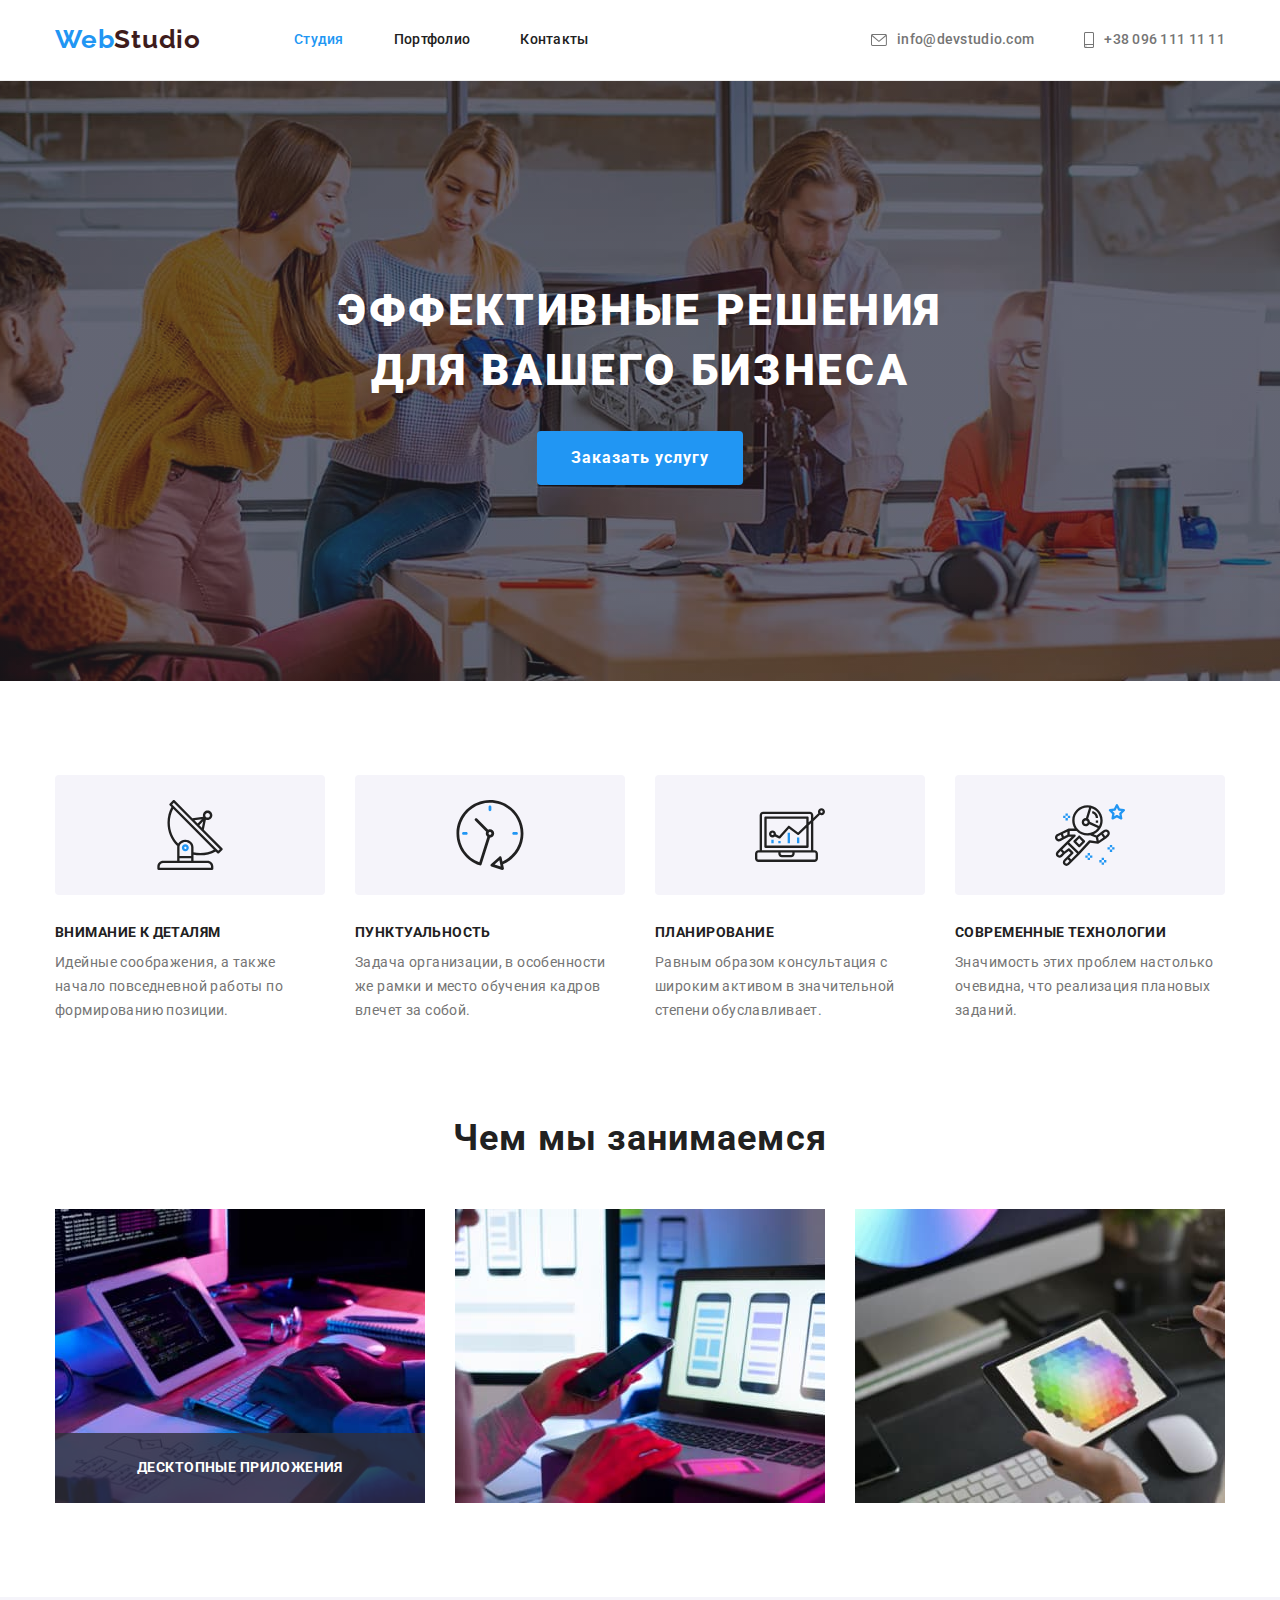
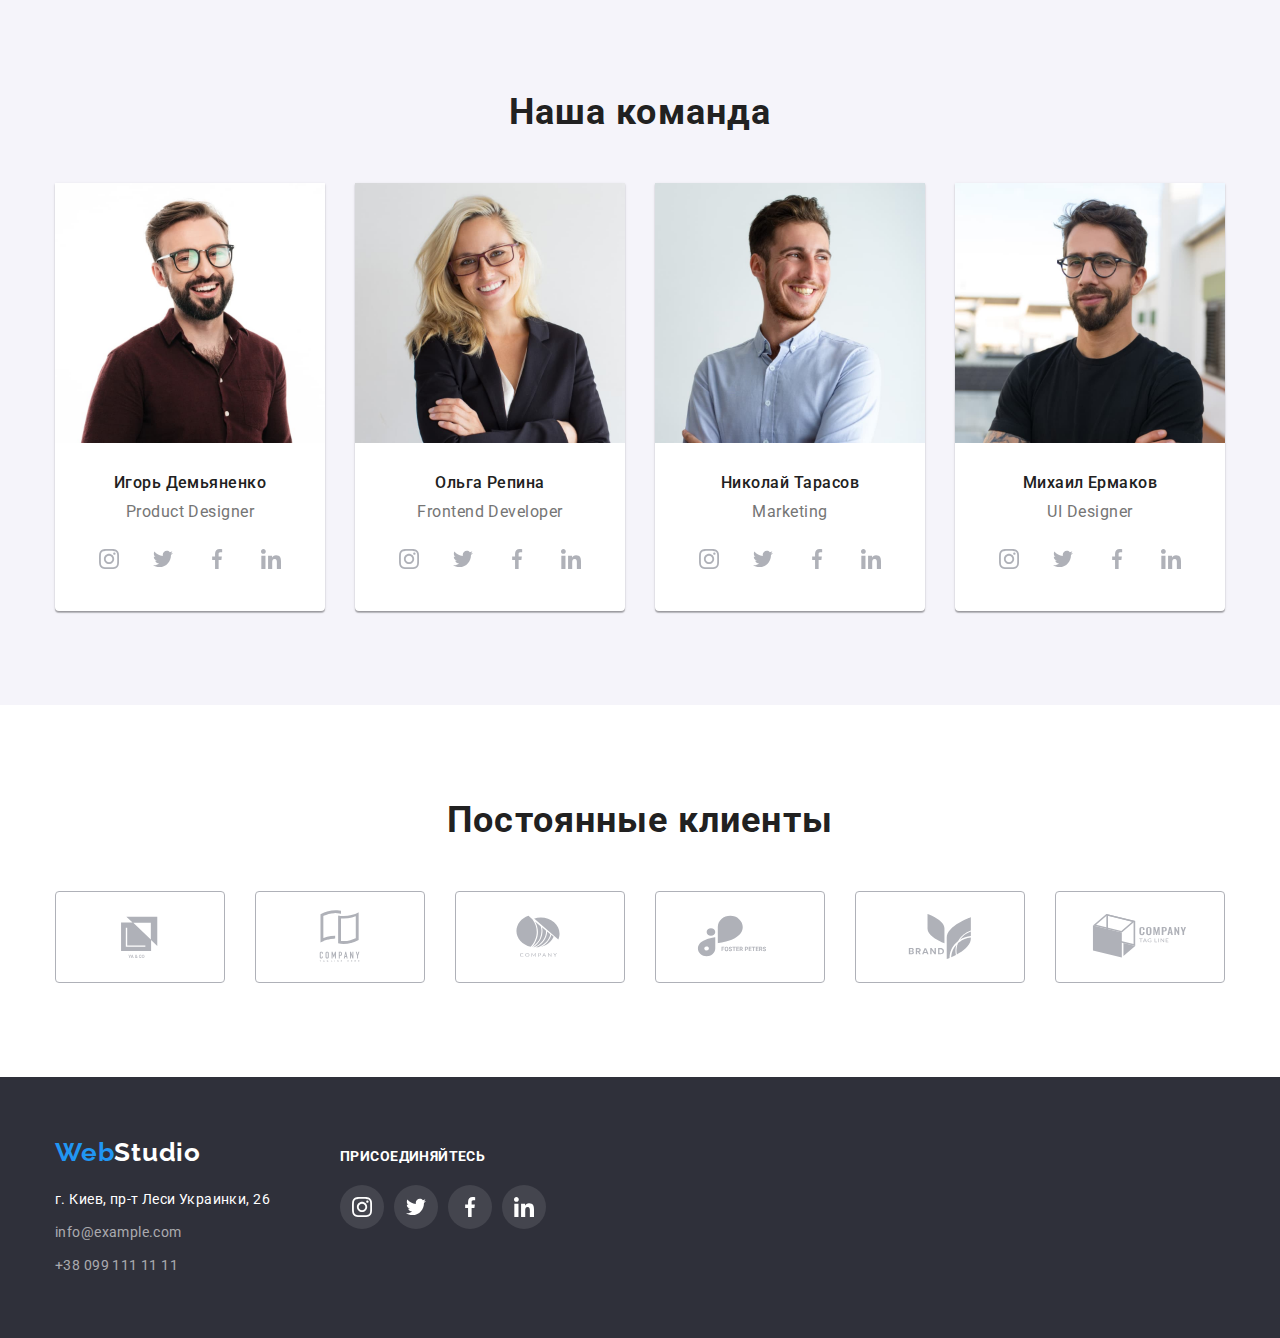
<file: index.html>
<!DOCTYPE html>
<html lang="ru">
  <head>
    <meta charset="UTF-8" />
    <meta http-equiv="X-UA-Compatible" content="IE=edge" />
    <meta name="viewport" content="width=device-width, initial-scale=1.0" />
    <title>Студия</title>
    <link rel="preconnect" href="https://fonts.googleapis.com" />
    <link rel="preconnect" href="https://fonts.gstatic.com" crossorigin />
    <link
      href="https://fonts.googleapis.com/css2?family=Raleway:wght@700&family=Roboto:wght@400;500;700;900&display=swap"
      rel="stylesheet"
    />
    <link
      rel="stylesheet"
      href="https://cdnjs.cloudflare.com/ajax/libs/modern-normalize/1.0.0/modern-normalize.min.css"
    />
    <link rel="stylesheet" href="./css/styles.css" />
  </head>
  <body>
    <header class="main-header">
      <div class="container header-container">
        <nav class="header-nav">
          <a class="logo" href="./index.html"
            ><span class="logo-web">Web</span>Studio</a
          >
          <ul class="nav-list">
            <li class="nav-list-item">
              <a class="nav-link current" href="./index.html">Студия</a>
            </li>
            <li class="nav-list-item">
              <a class="nav-link" href="./portfolio.html">Портфолио</a>
            </li>
            <li class="nav-list-item">
              <a class="nav-link" href="">Контакты</a>
            </li>
          </ul>
        </nav>
        <ul class="nav-contact-list">
          <li class="nav-contact-item">
            <a class="nav-contact-link" href="mailto:info@devstudio.com">
              <svg class="contact-list-icon" width="16px" height="12px">
                <use href="./images/sprite.svg#envelope"></use></svg
              >info@devstudio.com</a
            >
          </li>
          <li class="nav-contact-item">
            <a class="nav-contact-link" href="tel:+380961111111"
              ><svg class="contact-list-icon" width="10px" height="16px">
                <use href="./images/sprite.svg#smartphone"></use></svg
              >+38 096 111 11 11</a
            >
          </li>
        </ul>
      </div>
    </header>
    <main>
      <!-- hero section-->
      <section class="hero-section overlay">
        <div class="container">
          <h1 class="hero-title">Эффективные решения для вашего бизнеса</h1>
          <button class="hero-button" type="button">Заказать услугу</button>
        </div>
      </section>
      <!-- peculiarities -->
      <section class="section">
        <div class="container">
          <h2 class="visually-hidden">Особенности</h2>
          <ul class="peculiarities-list">
            <li class="peculiarities-list-item">
              <div class="peculiarities-list-icon-container">
                <svg class="peculiarities-list-icon">
                  <use href="./images/sprite.svg#antenna"></use>
                </svg>
              </div>

              <h3 class="peculiarities-title">Внимание к деталям</h3>
              <p class="peculiarities-text">
                Идейные соображения, а также начало повседневной работы по
                формированию позиции.
              </p>
            </li>
            <li class="peculiarities-list-item">
              <div class="peculiarities-list-icon-container">
                <svg class="peculiarities-list-icon">
                  <use href="./images/sprite.svg#clock"></use>
                </svg>
              </div>
              <h3 class="peculiarities-title">Пунктуальность</h3>
              <p class="peculiarities-text">
                Задача организации, в особенности же рамки и место обучения
                кадров влечет за собой.
              </p>
            </li>
            <li class="peculiarities-list-item">
              <div class="peculiarities-list-icon-container">
                <svg class="peculiarities-list-icon">
                  <use href="./images/sprite.svg#diagram"></use>
                </svg>
              </div>
              <h3 class="peculiarities-title">Планирование</h3>
              <p class="peculiarities-text">
                Равным образом консультация с широким активом в значительной
                степени обуславливает.
              </p>
            </li>
            <li class="peculiarities-list-item">
              <div class="peculiarities-list-icon-container">
                <svg class="peculiarities-list-icon">
                  <use href="./images/sprite.svg#astronaut"></use>
                </svg>
              </div>
              <h3 class="peculiarities-title">Современные технологии</h3>
              <p class="peculiarities-text">
                Значимость этих проблем настолько очевидна, что реализация
                плановых заданий.
              </p>
            </li>
          </ul>
        </div>
      </section>
      <!-- what we do -->
      <section class="occupation-section section">
        <div class="container">
          <h2 class="section-title">Чем мы занимаемся</h2>
          <ul class="occupation-list">
            <li class="occupation-list-item">
              <div class="occupation-list-container">
                <img
                  src="./images/img1.jpg"
                  alt="руки печатают код"
                  width="370"
                  height="294"
                />
                <p class="occupation-list-text">Десктопные приложения</p>
              </div>
            </li>
            <li class="occupation-list-item">
              <img
                src="./images/img2.jpg"
                alt="выбор макета для адаптивного сайта"
                width="370"
                height="294"
              />
            </li>
            <li class="occupation-list-item">
              <img
                src="./images/img3.jpg"
                alt="цветовая палитра на планшете"
                width="370"
                height="294"
              />
            </li>
          </ul>
        </div>
      </section>
      <!-- our team -->
      <section class="team-section section">
        <div class="container">
          <h2 class="section-title">Наша команда</h2>
          <ul class="team-list">
            <li class="team-item">
              <img
                src="./images/person1.jpg"
                alt="мужчина в очках широко улыбается"
                width="270"
                height="260"
              />
              <div class="team-item-text-container">
                <h3 class="team-title">Игорь Демьяненко</h3>
                <p class="team-text">Product Designer</p>
                <ul class="social-links-list">
                  <li class="social-links-list-item">
                    <a class="social-links-list-link" href="">
                      <svg class="team-social-list-icon" width="20" height="20">
                        <use href="./images/sprite.svg#instagram"></use>
                      </svg>
                    </a>
                  </li>
                  <li class="social-links-list-item">
                    <a class="social-links-list-link" href=""
                      ><svg
                        class="team-social-list-icon"
                        width="20"
                        height="20"
                      >
                        <use href="./images/sprite.svg#twitter"></use></svg
                    ></a>
                  </li>
                  <li class="social-links-list-item">
                    <a class="social-links-list-link" href=""
                      ><svg
                        class="team-social-list-icon"
                        width="20"
                        height="20"
                      >
                        <use href="./images/sprite.svg#facebook"></use></svg
                    ></a>
                  </li>
                  <li class="social-links-list-item">
                    <a class="social-links-list-link" href=""
                      ><svg
                        class="team-social-list-icon"
                        width="20"
                        height="20"
                      >
                        <use href="./images/sprite.svg#linkedin"></use></svg
                    ></a>
                  </li>
                </ul>
              </div>
            </li>
            <li class="team-item">
              <img
                src="./images/person2.jpg"
                alt="женщина в очках широко улыбается"
                width="270"
                height="260"
              />
              <div class="team-item-text-container">
                <h3 class="team-title">Ольга Репина</h3>
                <p class="team-text">Frontend Developer</p>
                <ul class="social-links-list">
                  <li class="social-links-list-item">
                    <a class="social-links-list-link" href="">
                      <svg class="team-social-list-icon" width="20" height="20">
                        <use href="./images/sprite.svg#instagram"></use>
                      </svg>
                    </a>
                  </li>
                  <li class="social-links-list-item">
                    <a class="social-links-list-link" href=""
                      ><svg
                        class="team-social-list-icon"
                        width="20"
                        height="20"
                      >
                        <use href="./images/sprite.svg#twitter"></use></svg
                    ></a>
                  </li>
                  <li class="social-links-list-item">
                    <a class="social-links-list-link" href=""
                      ><svg
                        class="team-social-list-icon"
                        width="20"
                        height="20"
                      >
                        <use href="./images/sprite.svg#facebook"></use></svg
                    ></a>
                  </li>
                  <li class="social-links-list-item">
                    <a class="social-links-list-link" href=""
                      ><svg
                        class="team-social-list-icon"
                        width="20"
                        height="20"
                      >
                        <use href="./images/sprite.svg#linkedin"></use></svg
                    ></a>
                  </li>
                </ul>
              </div>
            </li>
            <li class="team-item">
              <img
                src="./images/person3.jpg"
                alt="мужчина широко улыбается"
                width="270"
                height="260"
              />
              <div class="team-item-text-container">
                <h3 class="team-title">Николай Тарасов</h3>
                <p class="team-text">Marketing</p>
                <ul class="social-links-list">
                  <li class="social-links-list-item">
                    <a class="social-links-list-link" href="">
                      <svg class="team-social-list-icon" width="20" height="20">
                        <use href="./images/sprite.svg#instagram"></use>
                      </svg>
                    </a>
                  </li>
                  <li class="social-links-list-item">
                    <a class="social-links-list-link" href=""
                      ><svg
                        class="team-social-list-icon"
                        width="20"
                        height="20"
                      >
                        <use href="./images/sprite.svg#twitter"></use></svg
                    ></a>
                  </li>
                  <li class="social-links-list-item">
                    <a class="social-links-list-link" href=""
                      ><svg
                        class="team-social-list-icon"
                        width="20"
                        height="20"
                      >
                        <use href="./images/sprite.svg#facebook"></use></svg
                    ></a>
                  </li>
                  <li class="social-links-list-item">
                    <a class="social-links-list-link" href=""
                      ><svg
                        class="team-social-list-icon"
                        width="20"
                        height="20"
                      >
                        <use href="./images/sprite.svg#linkedin"></use></svg
                    ></a>
                  </li>
                </ul>
              </div>
            </li>
            <li class="team-item">
              <img
                src="./images/person4.jpg"
                alt="мужчина в очках улыбается"
                width="270"
                height="260"
              />
              <div class="team-item-text-container">
                <h3 class="team-title">Михаил Ермаков</h3>
                <p class="team-text">UI Designer</p>
                <ul class="social-links-list">
                  <li class="social-links-list-item">
                    <a class="social-links-list-link" href="">
                      <svg class="team-social-list-icon" width="20" height="20">
                        <use href="./images/sprite.svg#instagram"></use>
                      </svg>
                    </a>
                  </li>
                  <li class="social-links-list-item">
                    <a class="social-links-list-link" href=""
                      ><svg
                        class="team-social-list-icon"
                        width="20"
                        height="20"
                      >
                        <use href="./images/sprite.svg#twitter"></use></svg
                    ></a>
                  </li>
                  <li class="social-links-list-item">
                    <a class="social-links-list-link" href=""
                      ><svg
                        class="team-social-list-icon"
                        width="20"
                        height="20"
                      >
                        <use href="./images/sprite.svg#facebook"></use></svg
                    ></a>
                  </li>
                  <li class="social-links-list-item">
                    <a class="social-links-list-link" href=""
                      ><svg
                        class="team-social-list-icon"
                        width="20"
                        height="20"
                      >
                        <use href="./images/sprite.svg#linkedin"></use></svg
                    ></a>
                  </li>
                </ul>
              </div>
            </li>
          </ul>
        </div>
      </section>
      <!-- clients -->
      <section class="section">
        <div class="container">
          <h2 class="section-title">Постоянные клиенты</h2>
          <ul class="clients-list">
            <li class="clients-list-item">
              <a class="clients-list-link" href=""
                ><svg
                  class="client-logo"
                  width="106"
                  height="60"
                  viewBox="0 0 100 50"
                >
                  <use href="./images/sprite.svg#client-logo1"></use></svg
              ></a>
            </li>
            <li class="clients-list-item">
              <a class="clients-list-link" href=""
                ><svg class="client-logo" width="106" height="60">
                  <use href="./images/sprite.svg#client-logo2"></use></svg
              ></a>
            </li>
            <li class="clients-list-item">
              <a class="clients-list-link" href=""
                ><svg class="client-logo" width="106" height="60">
                  <use href="./images/sprite.svg#client-logo3"></use></svg
              ></a>
            </li>
            <li class="clients-list-item">
              <a class="clients-list-link" href=""
                ><svg class="client-logo" width="106" height="60">
                  <use href="./images/sprite.svg#client-logo4"></use></svg
              ></a>
            </li>
            <li class="clients-list-item">
              <a class="clients-list-link" href=""
                ><svg class="client-logo" width="106" height="60">
                  <use href="./images/sprite.svg#client-logo5"></use></svg
              ></a>
            </li>
            <li class="clients-list-item">
              <a class="clients-list-link" href=""
                ><svg class="client-logo" width="106" height="60">
                  <use href="./images/sprite.svg#client-logo6"></use></svg
              ></a>
            </li>
          </ul>
        </div>
      </section>
    </main>
    <footer class="footer">
      <div class="container container-flex">
        <div class="footer-left-side">
          <a class="logo logo-footer" href="./index.html"
            ><span class="logo-web">Web</span
            ><span class="logo-studio">Studio</span>
          </a>
          <!-- logo-footer margin bottom 20 не работает. Как отодвинуть адрес от строчного элемента-ссылки? display block? -->
          <address class="footer-address">
            <ul class="footer-address-list">
              <li class="footer-address-item">
                <a
                  class="footer-contact post-address"
                  href="https://goo.gl/maps/yZt3j3XsbeH96AAz7"
                  target="_blank"
                  rel="noopener noreferrer"
                  >г. Киев, пр-т Леси Украинки, 26</a
                >
              </li>
              <li class="footer-address-item">
                <a class="footer-contact" href="mailto:info@example.com"
                  >info@example.com</a
                >
              </li>
              <li class="footer-address-item">
                <a class="footer-contact" href="tel:+380991111111"
                  >+38 099 111 11 11</a
                >
              </li>
            </ul>
          </address>
        </div>
        <div class="footer-right-side">
          <h2 class="footer-title">присоединяйтесь</h2>
          <ul class="social-links-list">
            <li class="social-links-list-item">
              <a class="social-links-list-link footer-social-link" href="">
                <svg class="footer-social-link-icon" width="20" height="20">
                  <use href="./images/sprite.svg#instagram"></use>
                </svg>
              </a>
            </li>
            <li class="social-links-list-item">
              <a class="social-links-list-link footer-social-link" href="">
                <svg class="footer-social-link-icon" width="20" height="20">
                  <use href="./images/sprite.svg#twitter"></use>
                </svg>
              </a>
            </li>
            <li class="social-links-list-item">
              <a class="social-links-list-link footer-social-link" href="">
                <svg class="footer-social-link-icon" width="20" height="20">
                  <use href="./images/sprite.svg#facebook"></use>
                </svg>
              </a>
            </li>
            <li class="social-links-list-item">
              <a class="social-links-list-link footer-social-link" href="">
                <svg class="footer-social-link-icon" width="20" height="20">
                  <use href="./images/sprite.svg#linkedin"></use>
                </svg>
              </a>
            </li>
          </ul>
        </div>
      </div>
    </footer>
  </body>
</html>
</file>
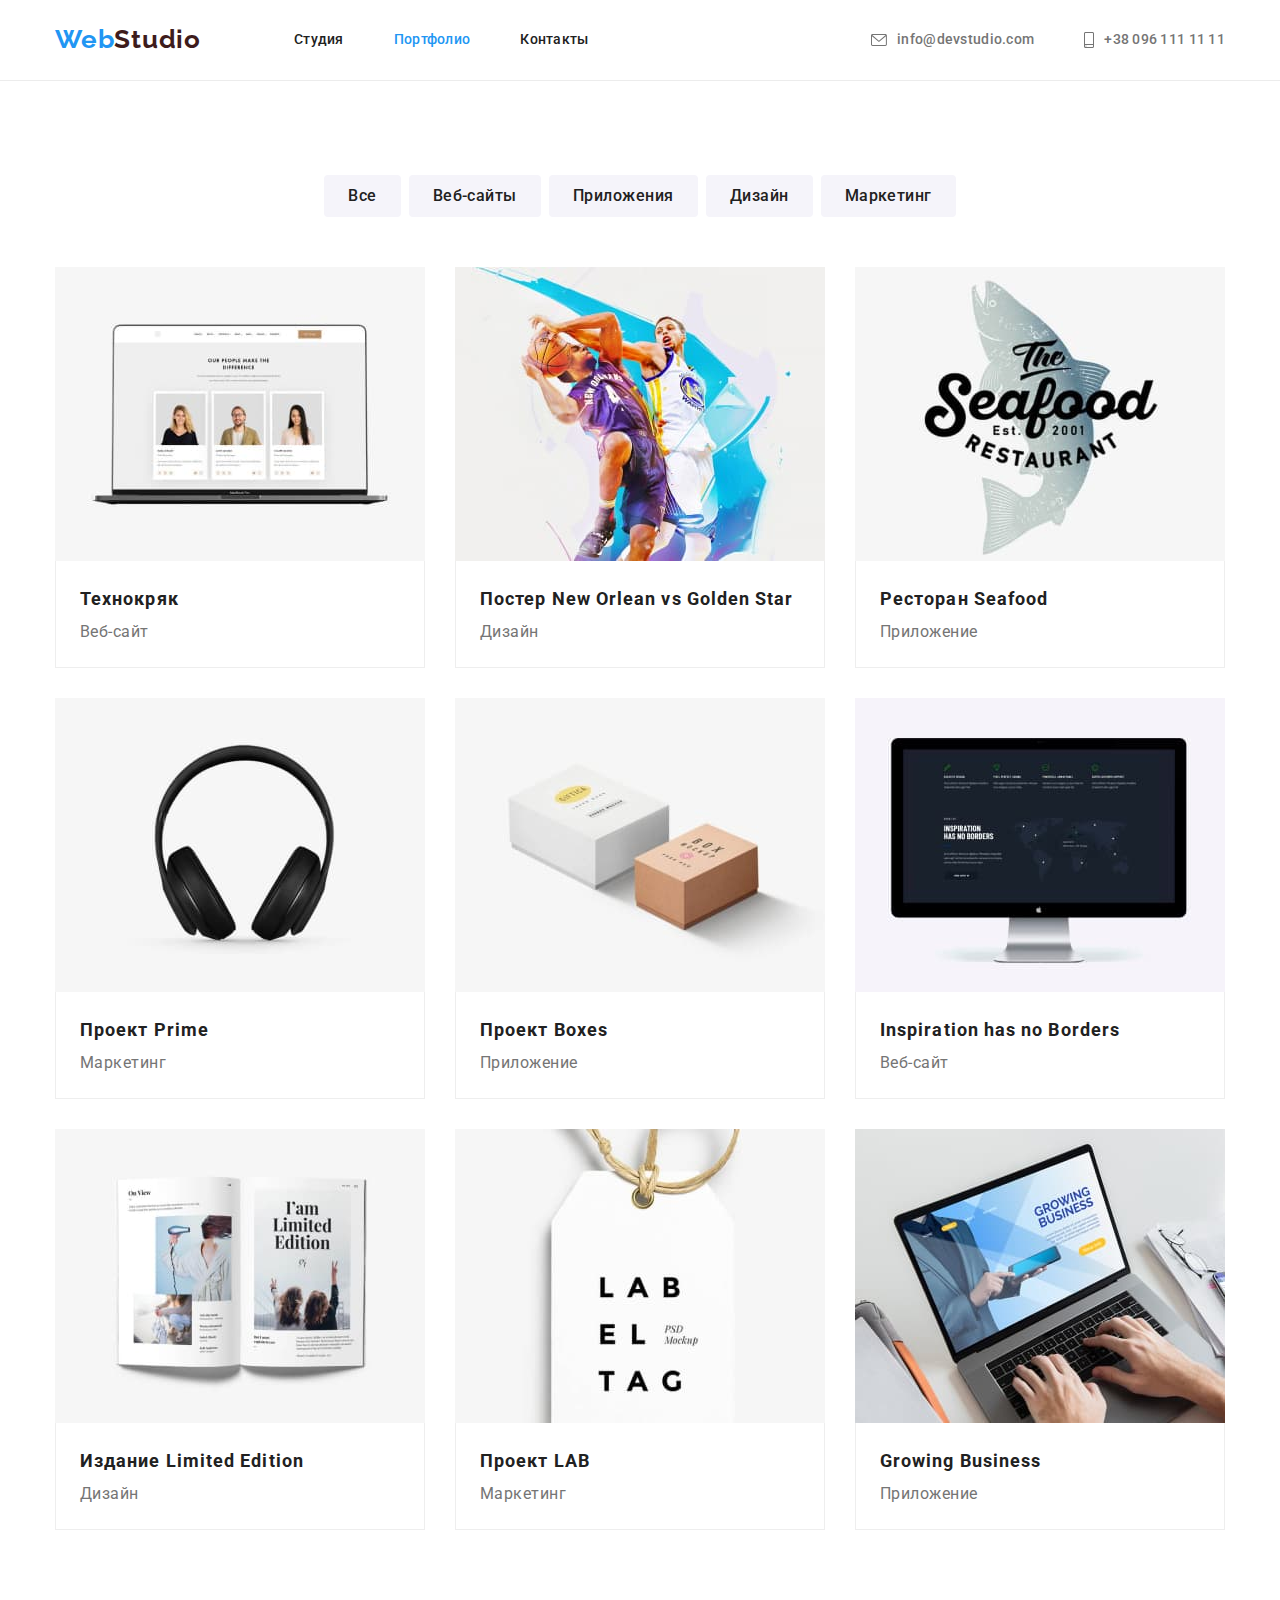
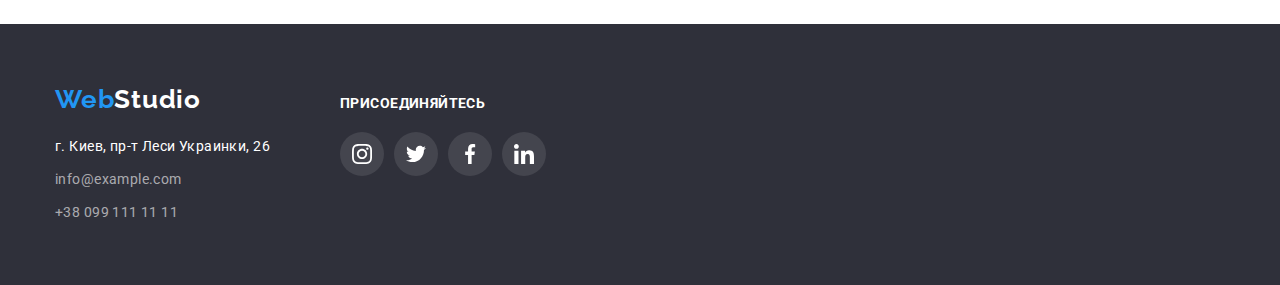
<file: portfolio.html>
<!DOCTYPE html>
<html lang="ru">
  <head>
    <meta charset="UTF-8" />
    <meta http-equiv="X-UA-Compatible" content="IE=edge" />
    <meta name="viewport" content="width=device-width, initial-scale=1.0" />
    <title>Студия</title>
    <link rel="preconnect" href="https://fonts.googleapis.com" />
    <link rel="preconnect" href="https://fonts.gstatic.com" crossorigin />
    <link
      href="https://fonts.googleapis.com/css2?family=Raleway:wght@700&family=Roboto:wght@400;500;700;900&display=swap"
      rel="stylesheet"
    />
    <link
      rel="stylesheet"
      href="https://cdnjs.cloudflare.com/ajax/libs/modern-normalize/1.0.0/modern-normalize.min.css"
    />
    <link rel="stylesheet" href="./css/styles.css" />
  </head>
  <body>
    <header class="main-header">
      <div class="container header-container">
        <nav class="header-nav">
          <a class="logo" href="./index.html"
            ><span class="logo-web">Web</span>Studio</a
          >
          <ul class="nav-list">
            <li class="nav-list-item">
              <a class="nav-link" href="./index.html">Студия</a>
            </li>
            <li class="nav-list-item">
              <a class="nav-link current" href="./portfolio.html">Портфолио</a>
            </li>
            <li class="nav-list-item">
              <a class="nav-link" href="">Контакты</a>
            </li>
          </ul>
        </nav>
        <ul class="nav-contact-list">
          <li class="nav-contact-item">
            <a class="nav-contact-link" href="mailto:info@devstudio.com">
              <svg class="contact-list-icon" width="16px" height="12px">
                <use href="./images/sprite.svg#envelope"></use></svg
              >info@devstudio.com</a
            >
          </li>
          <li class="nav-contact-item">
            <a class="nav-contact-link" href="tel:+380961111111"
              ><svg class="contact-list-icon" width="10px" height="16px">
                <use href="./images/sprite.svg#smartphone"></use></svg
              >+38 096 111 11 11</a
            >
          </li>
        </ul>
      </div>
    </header>
    <main>
      <section class="section">
        <div class="container">
          <h1 class="visually-hidden">Наши работы</h1>
          <ul class="filter-button-list">
            <li class="filter-button-item">
              <button class="filter-button" type="button">Все</button>
            </li>
            <li class="filter-button-item">
              <button class="filter-button" type="button">Веб-сайты</button>
            </li>
            <li class="filter-button-item">
              <button class="filter-button" type="button">Приложения</button>
            </li>
            <li class="filter-button-item">
              <button class="filter-button" type="button">Дизайн</button>
            </li>
            <li class="filter-button-item">
              <button class="filter-button" type="button">Маркетинг</button>
            </li>
          </ul>
          <ul class="portfolio-list">
            <li class="portfolio-item">
              <a class="portfolio-link" href=""
                ><img
                  src="./images/portfolio1.jpg"
                  alt="лаптоп"
                  width="370"
                  height="294"
                />
                <div class="portfolio-item-text-container">
                  <h2 class="portfolio-title">Технокряк</h2>
                  <p class="portfolio-text">Веб-сайт</p>
                </div></a
              >
            </li>
            <li class="portfolio-item">
              <a class="portfolio-link" href=""
                ><img
                  src="./images/portfolio2.jpg"
                  alt="баскетболисты"
                  width="370"
                  height="294"
                />
                <div class="portfolio-item-text-container">
                  <h2 class="portfolio-title">
                    Постер New Orlean vs Golden Star
                  </h2>
                  <p class="portfolio-text">Дизайн</p>
                </div></a
              >
            </li>
            <li class="portfolio-item">
              <a class="portfolio-link" href=""
                ><img
                  src="./images/portfolio3.jpg"
                  alt="логотип ресторана"
                  width="370"
                  height="294"
                />
                <div class="portfolio-item-text-container">
                  <h2 class="portfolio-title">Ресторан Seafood</h2>
                  <p class="portfolio-text">Приложение</p>
                </div></a
              >
            </li>
            <li class="portfolio-item">
              <a class="portfolio-link" href=""
                ><img
                  src="./images/portfolio4.jpg"
                  alt="наушники"
                  width="370"
                  height="294"
                />
                <div class="portfolio-item-text-container">
                  <h2 class="portfolio-title">Проект Prime</h2>
                  <p class="portfolio-text">Маркетинг</p>
                </div></a
              >
            </li>
            <li class="portfolio-item">
              <a class="portfolio-link" href=""
                ><img
                  src="./images/portfolio5.jpg"
                  alt="белая и бежевая коробки"
                  width="370"
                  height="294"
                />
                <div class="portfolio-item-text-container">
                  <h2 class="portfolio-title">Проект Boxes</h2>
                  <p class="portfolio-text">Приложение</p>
                </div></a
              >
            </li>
            <li class="portfolio-item">
              <a class="portfolio-link" href=""
                ><img
                  src="./images/portfolio6.jpg"
                  alt="монитор"
                  width="370"
                  height="294"
                />
                <div class="portfolio-item-text-container">
                  <h2 class="portfolio-title">Inspiration has no Borders</h2>
                  <p class="portfolio-text">Веб-сайт</p>
                </div></a
              >
            </li>
            <li class="portfolio-item">
              <a class="portfolio-link" href=""
                ><img
                  src="./images/portfolio7.jpg"
                  alt="журнал"
                  width="370"
                  height="294"
                />
                <div class="portfolio-item-text-container">
                  <h2 class="portfolio-title">Издание Limited Edition</h2>
                  <p class="portfolio-text">Дизайн</p>
                </div></a
              >
            </li>
            <li class="portfolio-item">
              <a class="portfolio-link" href=""
                ><img
                  src="./images/portfolio8.jpg"
                  alt="этикетка"
                  width="370"
                  height="294"
                />
                <div class="portfolio-item-text-container">
                  <h2 class="portfolio-title">Проект LAB</h2>
                  <p class="portfolio-text">Маркетинг</p>
                </div></a
              >
            </li>
            <li class="portfolio-item">
              <a class="portfolio-link" href="">
                <img
                  src="./images/portfolio9.jpg"
                  alt="руки на клавиатуре лаптопа"
                  width="370"
                  height="294"
                />
                <div class="portfolio-item-text-container">
                  <h2 class="portfolio-title">Growing Business</h2>
                  <p class="portfolio-text">Приложение</p>
                </div></a
              >
            </li>
          </ul>
        </div>
      </section>
    </main>
    <footer class="footer">
      <div class="container container-flex">
        <div class="footer-left-side">
          <a class="logo logo-footer" href="./index.html"
            ><span class="logo-web">Web</span
            ><span class="logo-studio">Studio</span>
          </a>
          <!-- logo-footer margin bottom 20 не работает. Как отодвинуть адрес от строчного элемента-ссылки? display block? -->
          <address class="footer-address">
            <ul class="footer-address-list">
              <li class="footer-address-item">
                <a
                  class="footer-contact post-address"
                  href="https://goo.gl/maps/yZt3j3XsbeH96AAz7"
                  target="_blank"
                  rel="noopener noreferrer"
                  >г. Киев, пр-т Леси Украинки, 26</a
                >
              </li>
              <li class="footer-address-item">
                <a class="footer-contact" href="mailto:info@example.com"
                  >info@example.com</a
                >
              </li>
              <li class="footer-address-item">
                <a class="footer-contact" href="tel:+380991111111"
                  >+38 099 111 11 11</a
                >
              </li>
            </ul>
          </address>
        </div>
        <div class="footer-right-side">
          <h2 class="footer-title">присоединяйтесь</h2>
          <ul class="social-links-list">
            <li class="social-links-list-item">
              <a class="social-links-list-link footer-social-link" href="">
                <svg class="footer-social-link-icon" width="20" height="20">
                  <use href="./images/sprite.svg#instagram"></use>
                </svg>
              </a>
            </li>
            <li class="social-links-list-item">
              <a class="social-links-list-link footer-social-link" href="">
                <svg class="footer-social-link-icon" width="20" height="20">
                  <use href="./images/sprite.svg#twitter"></use>
                </svg>
              </a>
            </li>
            <li class="social-links-list-item">
              <a class="social-links-list-link footer-social-link" href="">
                <svg class="footer-social-link-icon" width="20" height="20">
                  <use href="./images/sprite.svg#facebook"></use>
                </svg>
              </a>
            </li>
            <li class="social-links-list-item">
              <a class="social-links-list-link footer-social-link" href="">
                <svg class="footer-social-link-icon" width="20" height="20">
                  <use href="./images/sprite.svg#linkedin"></use>
                </svg>
              </a>
            </li>
          </ul>
        </div>
      </div>
    </footer>
  </body>
</html>
</file>
<file: css/styles.css>
/*  logo-studio in header: #000000;
    hero-section and footer bg: #2F303A; 
    section our team bg: #F5F4FA;
    footer mail and tel color: rgba(255, 255, 255, 0.6);
    ?strange line between header and hero section with color #ECECEC
*/
:root {
    --primary-color: #757575; /*MAIN COLOR nav-address, text*/
    --secondary-color: #212121; /*nav-link, section titles*/
    --accent-color: #2196F3; /*accent*/
    --bg-color: #FFFFFF; /*bg, hero-title, team-item, footer post address, logo-studio in footer*/
}

body {
    font-family: 'Roboto', sans-serif;
    color: var(--primary-color);
    background-color: var(--bg-color);
}
ul {
    padding: 0;
    margin: 0;
    list-style: none;
}
h1,
h2,
h3,
h4,
h5,
h6,
p {
  margin: 0;
}
img {
    max-width: 100%;
    height: auto;
    display: block;
}

.container {
    width: 1200px;
    padding-left: 15px;
    padding-right: 15px;
    margin: 0 auto;
}
.section {
    padding-top: 94px;
    padding-bottom: 94px;
}
.visually-hidden {
    position: absolute; 
    width: 1px; 
    height: 1px; 
    margin: -1px; 
    border: 0; 
    padding: 0; 
    white-space: nowrap; 
    clip-path: inset(100%); 
    clip: rect(0 0 0 0); 
    overflow: hidden;
}


/*========HEADER========*/
.main-header {
    border-bottom: 1px solid #ECECEC;
}
.header-container,
.header-nav {
    display: flex;
    align-items: center;
}

.logo {
    text-decoration: none;
    font-family: 'Raleway', sans-serif;
    font-weight: 700;
    font-size: 26px;
    line-height: 1.2;
    letter-spacing: 0.03em;
    color: #3e1c1c;
}
.logo-web {
    color: var(--accent-color);
}

.nav-list {
    display: flex;
    margin-left: 93px;
}
.nav-list-item + .nav-list-item {
    margin-left: 50px;
}
.nav-link {
    padding: 32px 0;
    display: block;
    text-decoration: none;
    font-weight: 500;
    font-size: 14px;
    line-height: 1.14;
    letter-spacing: 0.02em;   
    color: var(--secondary-color);
}
.nav-link:hover,
.nav-link:focus {
    color: var(--accent-color);
}
.nav-link.current {
    color: var(--accent-color);
}

.nav-contact-list {
    display: flex;
    margin-left: auto;
}
.nav-contact-item:not(:last-child) {
    margin-right: 50px;
}
.nav-contact-link {
    display: flex;
    align-items: center;
    text-decoration: none;
    font-weight: 500;
    font-size: 14px;
    line-height: 1.14;
    letter-spacing: 0.02em;
    color: var(--primary-color);
}
.nav-contact-link:hover,
.nav-contact-link:focus {
    color: var(--accent-color)
}
.contact-list-icon {
    margin-right: 10px;
    fill: #757575;
}
.nav-contact-link:hover .contact-list-icon,
.nav-contact-link:focus .contact-list-icon {
    fill: var(--accent-color);
}



/*=======HERO SECTION=======*/
.hero-section {
    padding-top: 200px;
    padding-bottom: 200px;
    background-color: #2F303A;   
    text-align: center;
}
.overlay {
    max-width: 1600px;
    height: 600px;
    margin: 0 auto;
    background-image: linear-gradient(rgba(47, 48, 58, 0.4),rgba(47, 48, 58, 0.4)), url(../images/hero-bg.jpg);
    background-repeat: no-repeat;
    background-size: cover;
    background-position: center;
}
.hero-title {
    margin: 0 auto 30px auto;
    width: 696px;
    font-weight: 900;
    font-size: 44px;
    line-height: 1.36;
    letter-spacing: 0.06em; 
    text-transform: uppercase;
    color: var(--bg-color);
}
.hero-button {
    padding: 10px 32px;
    font-weight: 700;
    font-size: 16px;
    line-height: 1.88;
    letter-spacing: 0.06em;
    color: var(--bg-color);
    background-color: var(--accent-color);
    cursor: pointer;
    border-color: transparent;
    border-radius: 4px;
}
.hero-button:hover,
.hero-button:focus {
    background-color: #188CE8;
}

/*=======PECULIARITIES SECTION=======*/
.peculiarities-list {
    display: flex;
    flex-wrap: wrap;
}
.peculiarities-list-item {
    width: 270px;
}
.peculiarities-list-item:not(:nth-child(4n)) {
    margin-right: 30px;
}
.peculiarities-list-icon-container {
    display: flex;
    align-items: center;
    justify-content: center;
    width: 270px;
    height: 120px;
    margin-bottom: 30px;
    background: #F5F4FA;
    border-radius: 4px;
}
.peculiarities-list-icon {
    width: 70px;
    height: 70px;
}
.peculiarities-title {
    margin-bottom: 10px; 
    font-weight: 700;
    font-size: 14px;
    line-height: 1.14;
    letter-spacing: 0.03em;
    text-transform: uppercase;
    color: var(--secondary-color);
}
.peculiarities-text {
    font-size: 14px;
    line-height: 1.71;
    letter-spacing: 0.03em;
}

/*=======WHAT WE DO SECTION=======*/
.occupation-section {
    padding-top: 0;
}
.section-title {
    margin-bottom: 50px;
    font-weight: 700;
    font-size: 36px;
    line-height: 1.17;
    letter-spacing: 0.03em;
    text-align: center;
    color: var(--secondary-color);
}
.occupation-list {
    display: flex;  
}
.occupation-list-item:not(:last-child) {
    margin-right: 30px;
}
.occupation-list-container {
    position: relative;
}
.occupation-list-text {
    position: absolute;
    bottom: 0; 
    width: 100%;
    padding-top: 27px;
    padding-bottom: 27px;
    font-weight: 700;
    font-size: 14px;
    line-height: 1.14;
    text-align: center;
    letter-spacing: 0.03em;
    text-transform: uppercase;
    color: var(--bg-color);
    background-color: rgba(47, 48, 58, 0.8); 
    }
/*=======OUR TEAM SECTION=======*/
.team-section {
    background-color: #F5F4FA;
}
.team-list {
    display: flex;
}
.team-item {
    background-color: var(--bg-color);
    border-radius: 0px 0px 4px 4px;
    box-shadow: 0px 1px 3px rgba(0, 0, 0, 0.12), 0px 1px 1px rgba(0, 0, 0, 0.14), 0px 2px 1px rgba(0, 0, 0, 0.2);
}
.team-item:not(:nth-child(4n)) {
    margin-right: 30px;
  }
.team-item-text-container {
    padding-top: 30px;
    padding-bottom: 30px;
}
.team-title,
.team-text {
    font-size: 16px;
    line-height: 1.19;
    letter-spacing: 0.03em;
    text-align: center;
}
.team-title {
    margin-bottom: 10px;  
    font-weight: 500;  
    color: var(--secondary-color);
}
.team-text {
    margin-bottom: 16px;
}
.social-links-list {
    display: flex;
    justify-content: center;
}
.social-links-list-item:not(:last-child) {
    margin-right: 10px;
}
.social-links-list-item {
    width: 44px;
    height: 44px;
}
.social-links-list-link {
    display: flex;
    align-items: center;
    justify-content: center;
    width: 100%;
    height: 100%;
    border-radius: 50%;
    background-color: var(--bg-color);
}
.social-links-list-link:hover,
.social-links-list-link:focus {
    background-color: var(--accent-color);
}
.team-social-list-icon {
    fill: #afb1b8;
}
.social-links-list-link:hover .team-social-list-icon,
.social-links-list-link:focus .team-social-list-icon {
    fill: var(--bg-color);
}

/*=======OUR cLIENTS=======*/
.clients-list {
    display: flex;
    justify-content: center;
}
.clients-list-item:not(:nth-child(6n)) {
    margin-right: 30px;
}
.clients-list-item {
    width: 170px;
    height: 92px;
}
.clients-list-link {
    display: flex;
    align-items: center;
    justify-content: center;
    width: 100%;
    height: 100%;
    border: 1px solid #AFB1B8;
    border-radius: 4px;
}
.clients-list-link:hover,
.clients-list-link:focus {
    border: 1px solid var(--accent-color);
}

/* сама картинка слишком маленького размера, как её увеличить? 
может надо из фигмы скачать не лого(с квадратом вокруг, а только группу векторов?*/
.client-logo {
    fill: #afb1b8;
}
.clients-list-link:hover .client-logo,
.clients-list-link:focus .client-logo {
    fill: var(--accent-color);
}

/*=======FOOTER=======*/
.footer {
    padding-top: 60px;
    padding-bottom: 60px;
    background-color: #2F303A;
}
.container-flex {
    display: flex;
    align-items: baseline;
}
.footer-left-side {
    margin-right: 70px;
}
.logo-studio {
    color: var(--bg-color);
}
.footer-address {
    margin-top: 20px;
    font-style: inherit;
}
.footer-address-item:not(:last-child) {
    margin-bottom: 9px;
}
.footer-contact {
    font-size: 14px; 
    line-height: 1.71;
    letter-spacing: 0.03em;
    color: rgba(255, 255, 255, 0.6);
    text-decoration: none;
}
.footer-contact:hover,
.footer-contact:focus {
    color: var(--accent-color);
}
.post-address {
    color: var(--bg-color);
}
.footer-title {
    margin-bottom: 20px;
    font-size: 14px;
    line-height: 1.14;
    letter-spacing: 0.03em;
    text-transform: uppercase;
    color: var(--bg-color);
}
.footer-social-link {
    background-color: rgba(255, 255, 255, 0.1);;
}
.footer-social-link:hover,
.footer-social-link:focus {
    background-color: var(--accent-color);
}
.footer-social-link-icon {
    fill: var(--bg-color);
}

/*=======PORTFOLIO=======*/
.filter-button-list {
    margin-bottom: 50px;
    display: flex;
    justify-content: center;
}
.filter-button {
    padding: 6px 22px;
    font-weight: 500;
    font-size: 16px;
    line-height: 1.62;
    letter-spacing: 0.03em;
    color: var(--secondary-color);
    background-color: #F5F4FA;
    cursor: pointer;
    border-radius: 4px;
    border-color: transparent;
}
.filter-button:hover,
.filter-button:focus {
    box-shadow: 0px 3px 1px rgba(0, 0, 0, 0.1), 0px 1px 2px rgba(0, 0, 0, 0.08), 0px 2px 2px rgba(0, 0, 0, 0.12);
    background-color: var(--accent-color);
    color: var(--bg-color);
}
.filter-button-item:not(:last-child) {
    margin-right: 8px;
}
.portfolio-list {
    display: flex;
    flex-wrap: wrap;
}
.portfolio-item {
    width: calc((100% - 60px) / 3);
}
.portfolio-link { 
    display: block;
    color: inherit;
    text-decoration: none;
}
.portfolio-link:hover,
.portfolio-link:focus {
    box-shadow: 0px 1px 1px rgba(0, 0, 0, 0.12), 0px 4px 4px rgba(0, 0, 0, 0.06), 1px 4px 6px rgba(0, 0, 0, 0.16);
}
.portfolio-item-text-container {
    padding: 20px 24px;
    border: 1px solid #EEEEEE ;
    border-top: 0;
}
.portfolio-item:not(:nth-child(3n)) {
    margin-right: 30px;
}
.portfolio-item:not(:nth-last-child(-n + 3)){
    margin-bottom: 30px;
}
.portfolio-title { 
    font-weight: 700;
    font-size: 18px;
    line-height: 2.0;
    letter-spacing: 0.06em;
    color: var(--secondary-color);
}
.portfolio-text {
    font-size: 16px;
    line-height: 1.88;
    letter-spacing: 0.03em;
}
</file>
